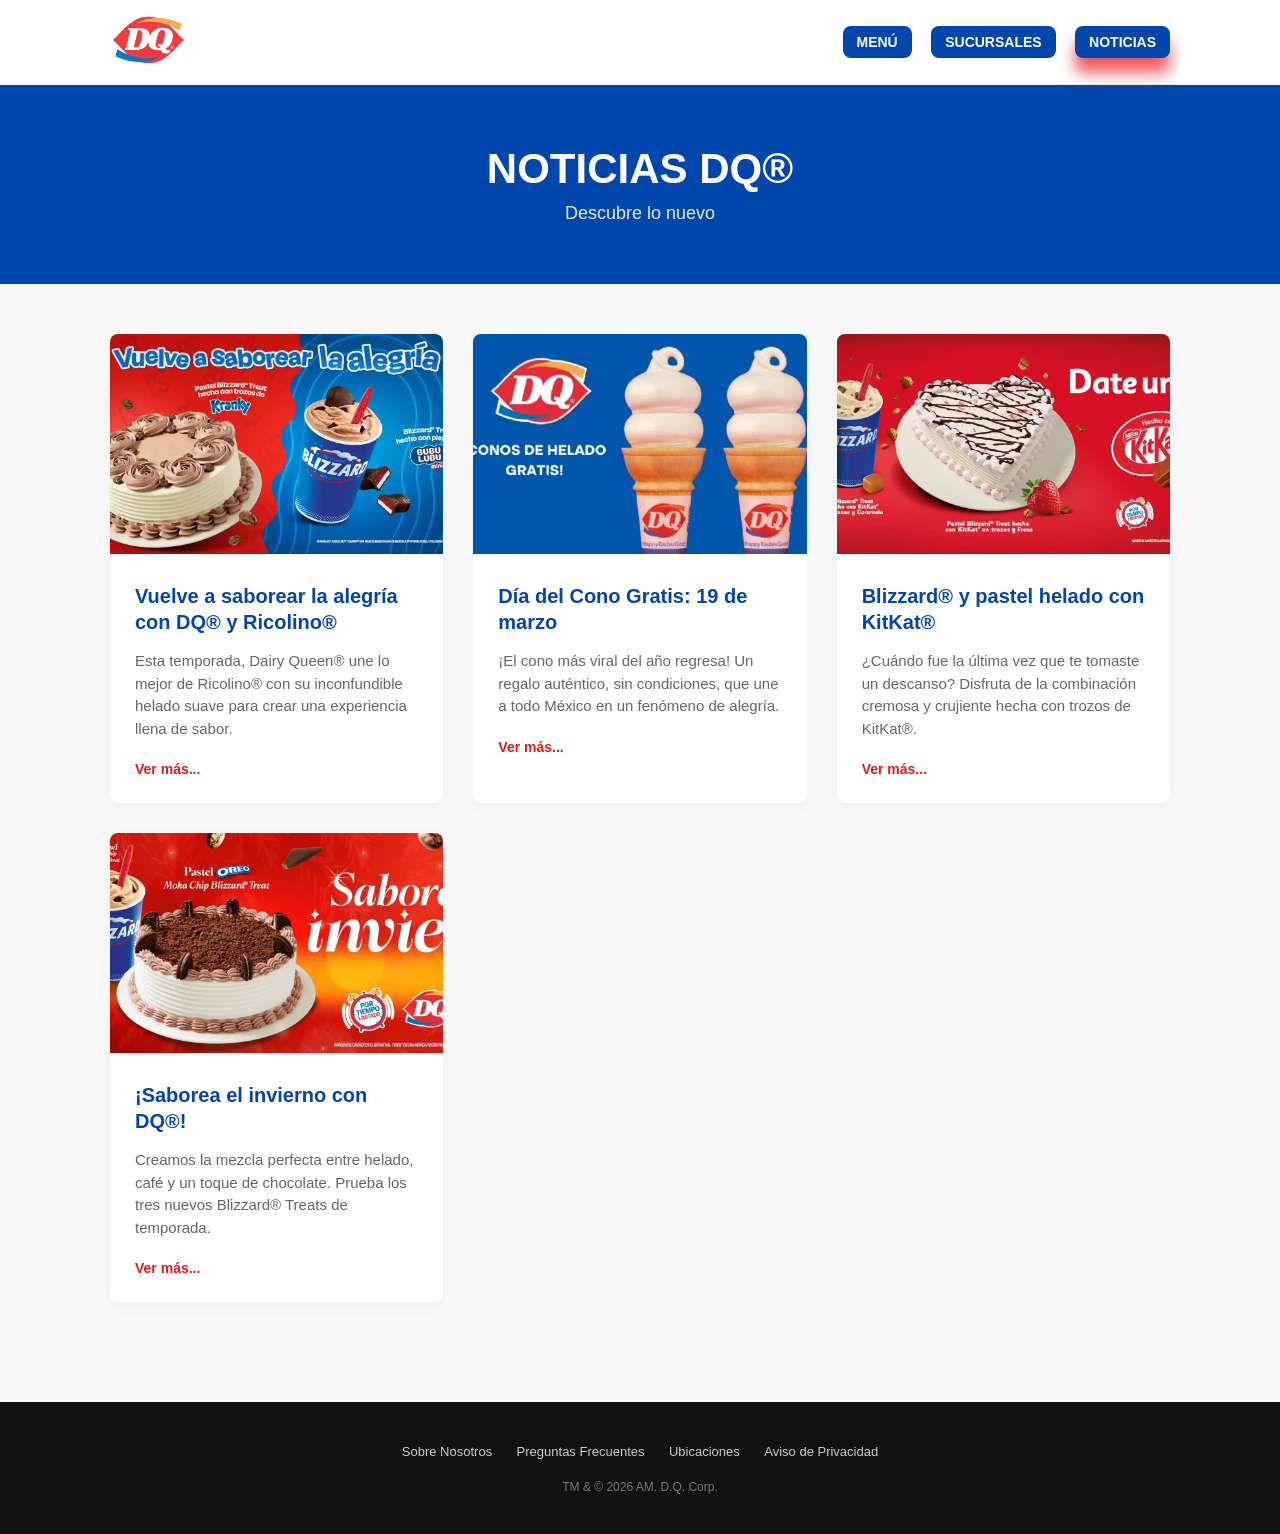
<file: noticias.html>
<!DOCTYPE html>
<html lang="es">
<head>
    <meta charset="UTF-8">
    <meta name="viewport" content="width=device-width, initial-scale=1.0">
    <title>Noticias DQ® | Dairy Queen</title>
    <link rel="stylesheet" href="noticias.css">
</head>
<body>

<!-- NAVBAR -->
<header class="navbar">
    <div class="nav-content">

        <!-- LOGO -->
        <div class="logo">
            <a href="index.html">
                <img src="img/logo.png" alt="DQ">
            </a>
        </div>

        <!-- BOTONES -->
        <nav class="menu">
            <a href="index.html">MENÚ</a>
            <a href="sucursales.html">SUCURSALES</a>
            <a href="#" class="active">NOTICIAS</a>
        </nav>

    </div>
</header>

<!-- HERO -->
<section class="hero-noticias">
    <div class="container">
        <h1>NOTICIAS DQ®</h1>
        <p>Descubre lo nuevo</p>
    </div>
</section>

<!-- CONTENIDO -->
<main class="container">
    <section class="noticias-grid">
        
        <article class="noticia-card">
            <div class="noticia-img">
                <img src="img/dqricolino.png" alt="DQ y Ricolino">
            </div>
            <div class="noticia-info">
                <h2>Vuelve a saborear la alegría con DQ® y Ricolino®</h2>
                <p>Esta temporada, Dairy Queen® une lo mejor de Ricolino® con su inconfundible helado suave para crear una experiencia llena de sabor.</p>
                <a href="#" class="btn-more">Ver más...</a>
            </div>
        </article>

        <article class="noticia-card">
            <div class="noticia-img">
                <img src="img/conogratis.png" alt="Día del Cono Gratis">
            </div>
            <div class="noticia-info">
                <h2>Día del Cono Gratis: 19 de marzo</h2>
                <p>¡El cono más viral del año regresa! Un regalo auténtico, sin condiciones, que une a todo México en un fenómeno de alegría.</p>
                <a href="#" class="btn-more">Ver más...</a>
            </div>
        </article>

        <article class="noticia-card">
            <div class="noticia-img">
                <img src="img/kitkas.png" alt="KitKat en DQ">
            </div>
            <div class="noticia-info">
                <h2>Blizzard® y pastel helado con KitKat®</h2>
                <p>¿Cuándo fue la última vez que te tomaste un descanso? Disfruta de la combinación cremosa y crujiente hecha con trozos de KitKat®.</p>
                <a href="#" class="btn-more">Ver más...</a>
            </div>
        </article>

        <article class="noticia-card">
            <div class="noticia-img">
                <img src="img/invierno.png" alt="Especial de Invierno">
            </div>
            <div class="noticia-info">
                <h2>¡Saborea el invierno con DQ®!</h2>
                <p>Creamos la mezcla perfecta entre helado, café y un toque de chocolate. Prueba los tres nuevos Blizzard® Treats de temporada.</p>
                <a href="#" class="btn-more">Ver más...</a>
            </div>
        </article>

    </section>
</main>

<!-- FOOTER -->
<footer class="footer">
    <div class="container">
        <div class="footer-links">
            <a href="#">Sobre Nosotros</a>
            <a href="#">Preguntas Frecuentes</a>
            <a href="#">Ubicaciones</a>
            <a href="#">Aviso de Privacidad</a>
        </div>
        <p>TM & © 2026 AM. D.Q. Corp.</p>
    </div>
</footer>

</body>
</html>
</file>
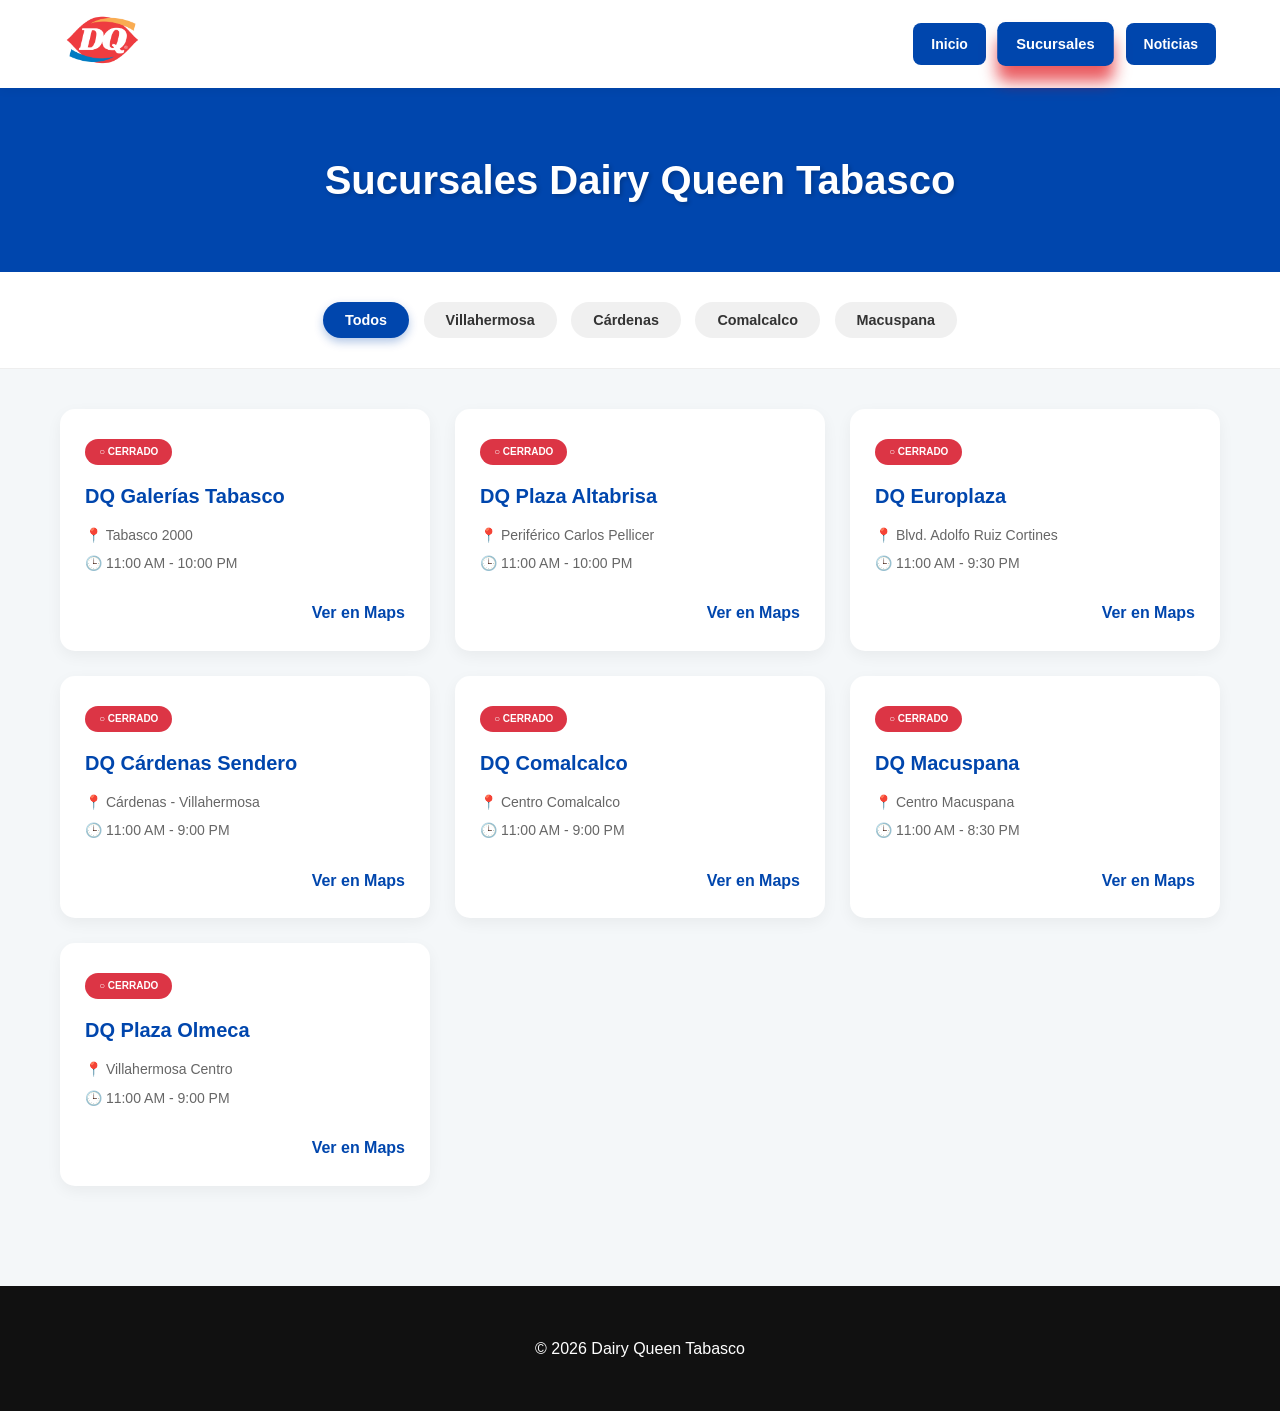
<file: sucursales.html>
<!DOCTYPE html>
<html lang="es">
<head>
    <meta charset="UTF-8">
    <meta name="viewport" content="width=device-width, initial-scale=1.0">
    <title>Sucursales DQ Tabasco</title>
    <link rel="stylesheet" href="sucursales.css">
</head>
<body>

<header class="navbar">
    <div class="logo">
        <a href="index.html">
            <img src="img/logo.png" alt="DQ">
        </a>
    </div>
      <nav class="top-buttons">
        <a href="index.html">Inicio</a>
        <a href="sucursales.html" class="active">Sucursales</a>
        <a href="noticias.html">Noticias</a>
    </nav>
</header>
</header>

<section class="hero">
    <h1>Sucursales Dairy Queen Tabasco</h1>
</section>

<div class="filters">
    <button class="filter-btn active" onclick="filtrar('todos')">Todos</button>
    <button class="filter-btn" onclick="filtrar('villahermosa')">Villahermosa</button>
    <button class="filter-btn" onclick="filtrar('cardenas')">Cárdenas</button>
    <button class="filter-btn" onclick="filtrar('comalcalco')">Comalcalco</button>
    <button class="filter-btn" onclick="filtrar('macuspana')">Macuspana</button>
</div>

<div class="content">
    <div class="sucursales-grid" id="grid-sucursales">

        <div class="card villahermosa" data-open="11:00" data-close="22:00">
            <span class="estado"></span>
            <h3>DQ Galerías Tabasco</h3>
            <p>📍 Tabasco 2000</p>
            <p>🕒 11:00 AM - 10:00 PM</p>
            <a class="map-btn" target="_blank" href="http://google.com/maps?q=Dairy+Queen+Galerias+Tabasco">Ver en Maps</a>
        </div>

        <div class="card villahermosa" data-open="11:00" data-close="22:00">
            <span class="estado"></span>
            <h3>DQ Plaza Altabrisa</h3>
            <p>📍 Periférico Carlos Pellicer</p>
            <p>🕒 11:00 AM - 10:00 PM</p>
            <a class="map-btn" target="_blank" href="http://google.com/maps?q=Dairy+Queen+Altabrisa">Ver en Maps</a>
        </div>

        <div class="card villahermosa" data-open="11:00" data-close="21:30">
            <span class="estado"></span>
            <h3>DQ Europlaza</h3>
            <p>📍 Blvd. Adolfo Ruiz Cortines</p>
            <p>🕒 11:00 AM - 9:30 PM</p>
            <a class="map-btn" target="_blank" href="http://google.com/maps?q=Dairy+Queen+Europlaza">Ver en Maps</a>
        </div>

        <div class="card cardenas" data-open="11:00" data-close="21:00">
            <span class="estado"></span>
            <h3>DQ Cárdenas Sendero</h3>
            <p>📍 Cárdenas - Villahermosa</p>
            <p>🕒 11:00 AM - 9:00 PM</p>
            <a class="map-btn" target="_blank" href="http://google.com/maps?q=Dairy+Queen+Sendero+Cardenas">Ver en Maps</a>
        </div>

        <div class="card comalcalco" data-open="11:00" data-close="21:00">
            <span class="estado"></span>
            <h3>DQ Comalcalco</h3>
            <p>📍 Centro Comalcalco</p>
            <p>🕒 11:00 AM - 9:00 PM</p>
            <a class="map-btn" target="_blank" href="http://google.com/maps?q=Dairy+Queen+Comalcalco">Ver en Maps</a>
        </div>

        <div class="card macuspana" data-open="11:00" data-close="20:30">
            <span class="estado"></span>
            <h3>DQ Macuspana</h3>
            <p>📍 Centro Macuspana</p>
            <p>🕒 11:00 AM - 8:30 PM</p>
            <a class="map-btn" target="_blank" href="http://google.com/maps?q=Dairy+Queen+Macuspana">Ver en Maps</a>
        </div>

        <div class="card villahermosa" data-open="11:00" data-close="21:00">
            <span class="estado"></span>
            <h3>DQ Plaza Olmeca</h3>
            <p>📍 Villahermosa Centro</p>
            <p>🕒 11:00 AM - 9:00 PM</p>
            <a class="map-btn" target="_blank" href="http://google.com/maps?q=Dairy+Queen+Plaza+Olmeca">Ver en Maps</a>
        </div>

    </div>
</div>

<footer>
    © 2026 Dairy Queen Tabasco
</footer>

<script>
    // FUNCIÓN DE FILTRO
    function filtrar(municipio) {
        // Actualizar botones
        document.querySelectorAll('.filter-btn').forEach(btn => btn.classList.remove('active'));
        event.target.classList.add('active');

        // Filtrar tarjetas
        const tarjetas = document.querySelectorAll('.card');
        tarjetas.forEach(tarjeta => {
            if (municipio === 'todos') {
                tarjeta.style.display = "flex";
            } else if (tarjeta.classList.contains(municipio)) {
                tarjeta.style.display = "flex";
            } else {
                tarjeta.style.display = "none";
            }
        });
    }

    // FUNCIÓN DE HORARIOS (LA QUE YA TENÍAMOS)
    function actualizarHorarios() {
        const ahora = new Date();
        const horaActual = ahora.getHours() + (ahora.getMinutes() / 60);

        document.querySelectorAll('.card').forEach(card => {
            const opening = parseFloat(card.getAttribute('data-open').replace(':', '.'));
            const closing = parseFloat(card.getAttribute('data-close').replace(':', '.'));
            const estadoElement = card.querySelector('.estado');

            if (horaActual >= opening && horaActual < closing) {
                estadoElement.textContent = "● ABIERTO";
                estadoElement.style.background = "#28a745";
            } else {
                estadoElement.textContent = "○ CERRADO";
                estadoElement.style.background = "#dc3545";
            }
        });
    }

    actualizarHorarios();
</script>

</body>
</html>
</file>
<file: noticias.css>
/* RESET Y GENERALES */
* {
    margin: 0;
    padding: 0;
    box-sizing: border-box;
}

body {
    font-family: 'Helvetica Neue', Arial, sans-serif;
    background-color: #f9f9f9;
    color: #333;
}

.container {
    max-width: 1100px;
    margin: 0 auto;
    padding: 0 20px;
}

/* NAVBAR */
.navbar {
    background-color: #fff;
    border-bottom: 1px solid #eee;
    padding: 15px 0;
    position: sticky;
    top: 0;
    z-index: 100;
}

/* 🔥 CORREGIDO */
.nav-content {
    max-width: 1100px;
    margin: 0 auto;
    padding: 0 20px; /* alejado de la orilla */

    display: flex;
    justify-content: space-between;
    align-items: center;
}

.logo img {
    height: 50px;
}

/* 🔵 BOTONES NAV */
.menu a {
    text-decoration: none;
    color: #fff;
    font-weight: bold;
    margin-left: 15px;
    font-size: 14px;

    background: #0046ad;
    padding: 8px 14px;
    border-radius: 8px;

    display: inline-block;
    transition: all 0.3s ease;
}

/* 🔴 HOVER (SOLO NO ACTIVO) */
.menu a:hover:not(.active) {
    background: #e4181e;
    transform: translateY(-2px);
}

/* 🔵 BOTÓN ACTIVO (SIN ANIMACIÓN) */
.menu a.active {
    background: #0046ad;
    transform: none;
    transition: none;
    box-shadow: 0 15px 15px rgba(223, 6, 14, 0.653);/* 👈 más elegante */
}

/* HERO */
.hero-noticias {
    background-color: #0046ad;
    color: #fff;
    padding: 60px 0;
    text-align: center;
}

.hero-noticias h1 {
    font-size: 42px;
    margin-bottom: 10px;
}

.hero-noticias p {
    font-size: 18px;
    opacity: 0.9;
}

/* GRID DE NOTICIAS */
.noticias-grid {
    display: grid;
    grid-template-columns: repeat(auto-fit, minmax(300px, 1fr));
    gap: 30px;
    padding: 50px 0;
}

.noticia-card {
    background: #fff;
    border-radius: 8px;
    overflow: hidden;
    box-shadow: 0 4px 15px rgba(0,0,0,0.05);
    transition: transform 0.3s ease;
}

.noticia-card:hover {
    transform: translateY(-5px);
}

.noticia-img img {
    width: 100%;
    height: 220px;
    object-fit: cover;
}

.noticia-info {
    padding: 25px;
}

.noticia-info h2 {
    font-size: 20px;
    color: #0046ad;
    margin-bottom: 15px;
    line-height: 1.3;
}

.noticia-info p {
    font-size: 15px;
    color: #666;
    margin-bottom: 20px;
    line-height: 1.5;
}

.btn-more {
    color: #e4181e;
    text-decoration: none;
    font-weight: bold;
    font-size: 14px;
}

.btn-more:hover {
    text-decoration: underline;
}

/* FOOTER */
.footer {
    background-color: #111;
    color: #fff;
    padding: 40px 0;
    text-align: center;
    margin-top: 50px;
}

.footer-links {
    margin-bottom: 20px;
}

.footer-links a {
    color: #ccc;
    text-decoration: none;
    margin: 0 10px;
    font-size: 13px;
}

.footer p {
    font-size: 12px;
    color: #777;
}

/* RESPONSIVE */
@media (max-width: 768px) {
    .hero-noticias h1 { font-size: 32px; }

    .nav-content {
        flex-direction: column;
        gap: 15px;
    }

    .menu {
        margin-left: 0;
    }
}
</file>
<file: sucursales.css>
/* =========================================
   RESET Y ESTILOS BASE
   ========================================= */
* {
    margin: 0;
    padding: 0;
    box-sizing: border-box;
}

body {
    font-family: 'Segoe UI', Tahoma, Geneva, Verdana, sans-serif;
    background: #f4f7f9;
    color: #333;
    line-height: 1.6;
}

/* =========================================
   BARRA DE NAVEGACIÓN (NAVBAR)
   ========================================= */
.navbar {
    width: 100%;
    background: white;
    padding: 15px 5%;
    display: flex;
    justify-content: space-between;
    align-items: center;
    box-shadow: 0 2px 10px rgba(0,0,0,0.05);
    position: sticky;
    top: 0;
    z-index: 1000;
}

.logo img {
    height: 50px;
}

/* BOTONES PRINCIPALES */
.top-buttons a {
    background: #0046ad;
    color: white;
    padding: 10px 18px;
    border-radius: 8px;
    text-decoration: none;
    font-weight: bold;
    font-size: 14px;
    margin-left: 10px;
    transition: all 0.3s ease;
    display: inline-block;
}

/* HOVER ROJO */
.top-buttons a:hover {
    background: #e4181e;
    transform: translateY(-2px);

}

/* BOTÓN ACTIVO (SUCURSALES ACTUAL) */
.top-buttons a.active {
    background: #0046ad;
    transform: scale(1.05);
            box-shadow: 0 15px 15px rgba(223, 6, 14, 0.653);

}

/* =========================================
   SECCIÓN HERO
   ========================================= */
.hero {
    width: 100%;
    background: #0046ad;
    color: white;
    text-align: center;
    padding: 60px 20px;
}

.hero h1 {
    font-size: 2.5rem;
    text-shadow: 2px 2px 4px rgba(0,0,0,0.2);
}

/* =========================================
   FILTROS
   ========================================= */
.filters {
    text-align: center;
    padding: 25px 10px;
    background: white;
    border-bottom: 1px solid #eee;
    position: sticky;
    top: 80px;
    z-index: 999;
}

.filter-btn {
    background: #f0f0f0;
    color: #333;
    border: none;
    padding: 10px 22px;
    margin: 5px;
    border-radius: 25px;
    cursor: pointer;
    font-weight: bold;
    transition: all 0.3s ease;
    font-size: 0.9rem;
}

.filter-btn:hover {
    background: #e4181e;
    color: white;
}

.filter-btn.active {
    background: #0046ad;
    color: white;
    box-shadow: 0 4px 10px rgba(0, 70, 173, 0.3);
}

/* =========================================
   CONTENIDO
   ========================================= */
.content {
    max-width: 1200px;
    margin: auto;
    padding: 40px 20px;
}

/* GRID */
.sucursales-grid {
    display: grid;
    grid-template-columns: repeat(auto-fit, minmax(280px, 1fr));
    gap: 25px;
}

/* =========================================
   TARJETAS
   ========================================= */
.card {
    background: white;
    padding: 25px;
    border-radius: 15px;
    box-shadow: 0 5px 15px rgba(0,0,0,0.05);
    transition: all 0.3s ease;
    display: flex;
    flex-direction: column;
    border-top: 5px solid transparent;
}

/* HOVER */
.card:hover {
    transform: translateY(-8px);
    box-shadow: 0 10px 25px rgba(0,0,0,0.1);
    border-top-color: #0046ad;
}

.card h3 {
    margin-bottom: 12px;
    color: #0046ad;
    font-size: 1.25rem;
}

.card p {
    font-size: 14px;
    color: #666;
    margin-bottom: 6px;
}

/* ESTADO */
.estado {
    color: white;
    padding: 5px 14px;
    border-radius: 20px;
    font-size: 10px;
    font-weight: bold;
    margin-bottom: 15px;
    align-self: flex-start;
    text-transform: uppercase;
}

/* BOTÓN MAPA */
.map-btn {
    display: block;
    margin-top: 20px;
    color: #0046ad;
    font-weight: bold;
    text-decoration: none;
    text-align: right;
    transition: 0.3s ease;
}

.map-btn:hover {
    color: #e4181e;
}

/* =========================================
   FOOTER
   ========================================= */
footer {
    background: #111;
    color: #fff;
    text-align: center;
    padding: 50px 20px;
    margin-top: 60px;
}

/* =========================================
   RESPONSIVE
   ========================================= */
@media (max-width: 600px) {
    .navbar {
        flex-direction: column;
        gap: 15px;
    }

    .top-buttons {
        display: flex;
        justify-content: center;
        width: 100%;
    }

    .hero h1 {
        font-size: 1.8rem;
    }
}
</file>
